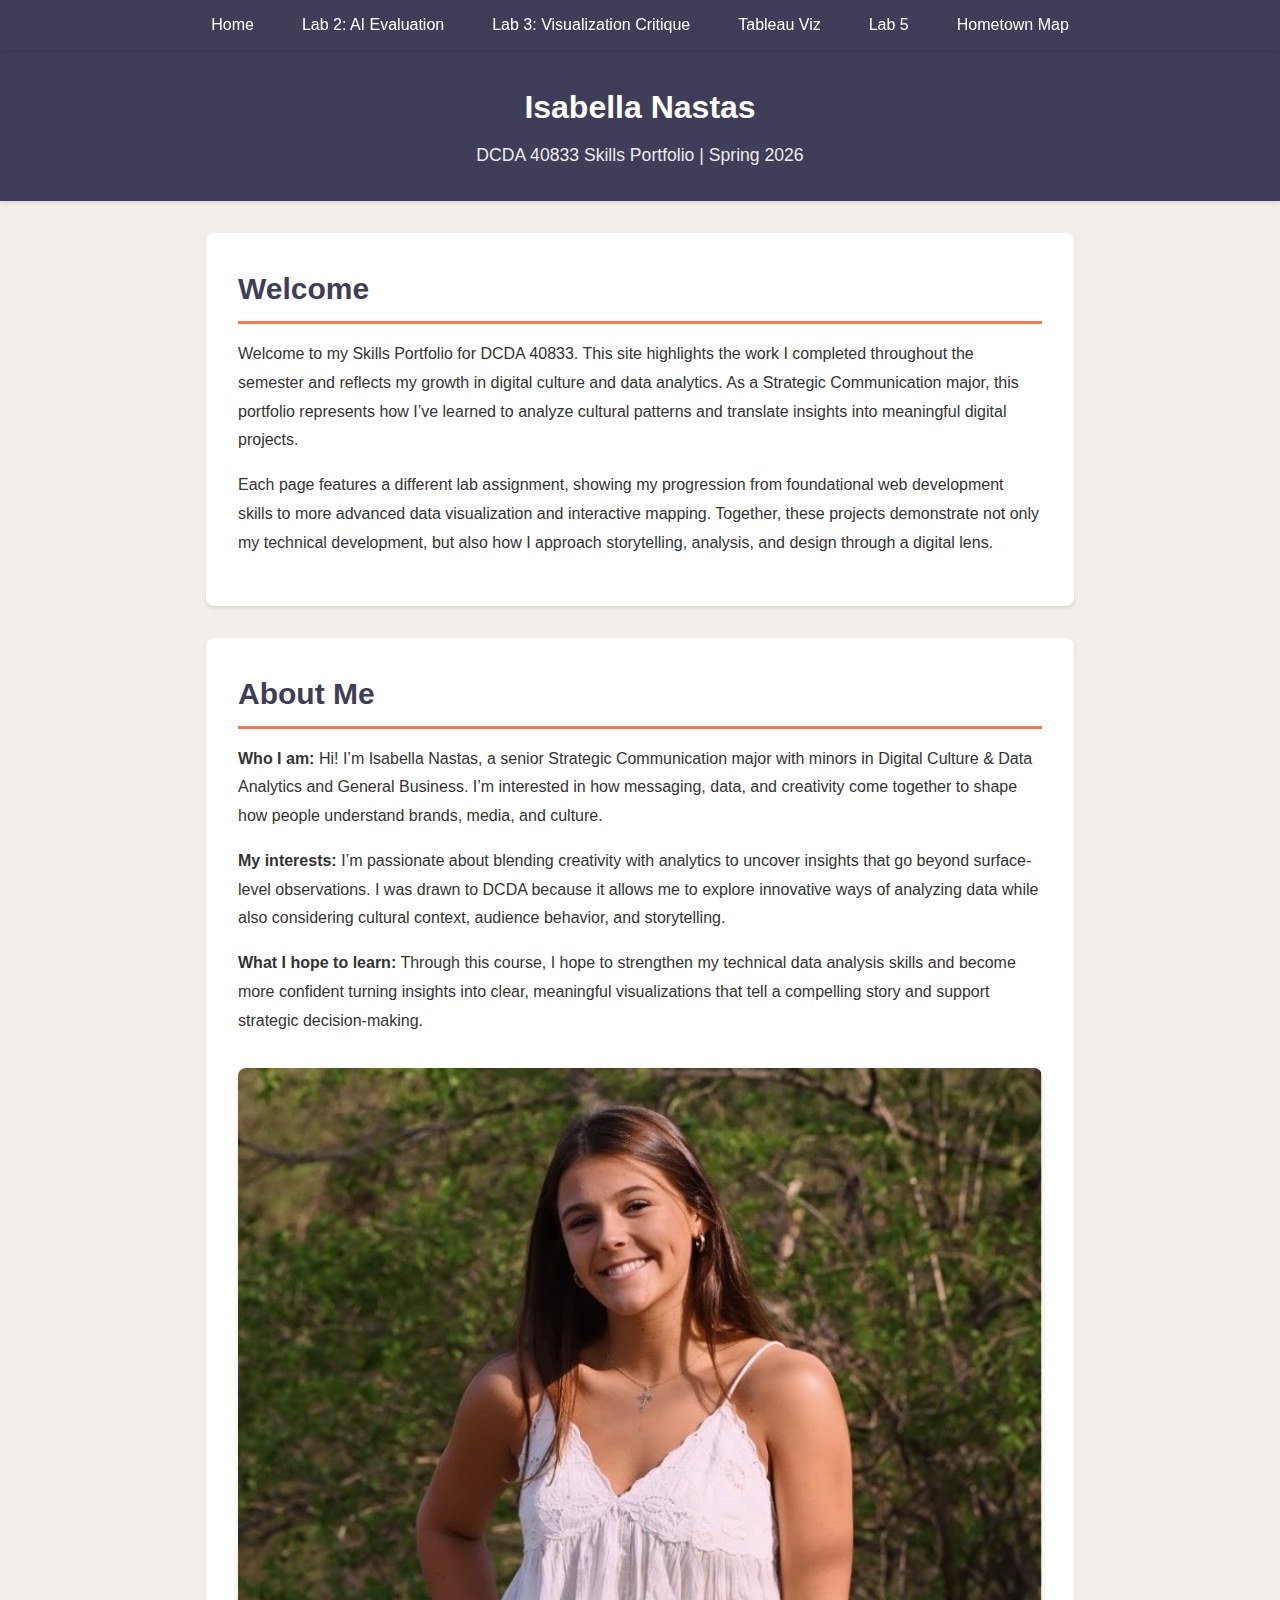
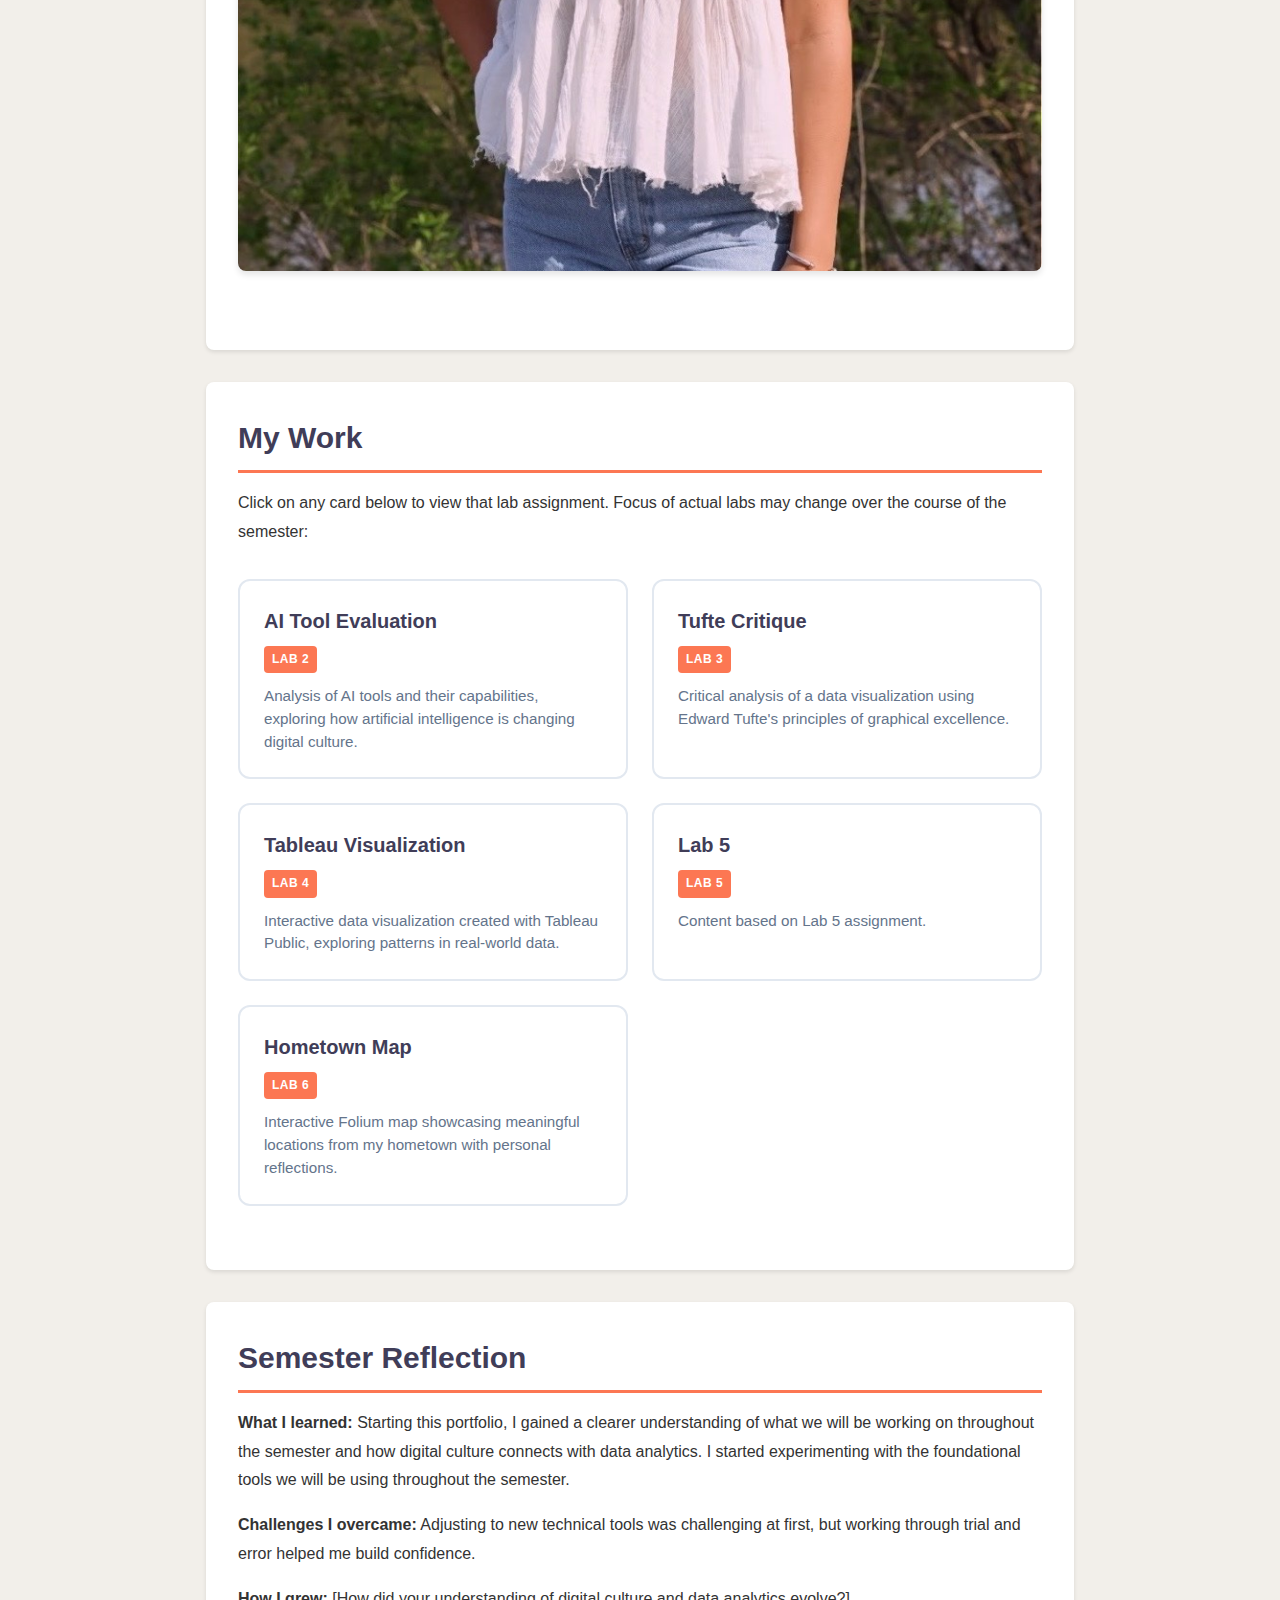
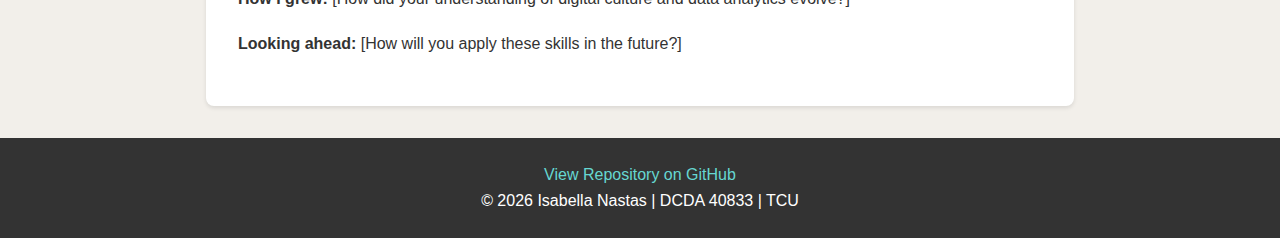
<file: index.html>
<!DOCTYPE html>
<html lang="en">
<head>
    <meta charset="UTF-8">
    <meta name="viewport" content="width=device-width, initial-scale=1.0">
    <meta name="description" content="Skills Portfolio showcasing work from DCDA 40833">
    <meta name="author" content="Your Name">
    <title>Isabella Nastas | DCDA 40833 Skills Portfolio</title>
    <link rel="stylesheet" href="css/styles.css">
</head>
<body>
    <!-- Navigation: Links to all portfolio pages -->
    <nav>
        <ul>
            <li><a href="index.html">Home</a></li>
            <li><a href="lab02.html">Lab 2: AI Evaluation</a></li>
            <li><a href="lab03.html">Lab 3: Visualization Critique</a></li>
            <li><a href="tableau-visualization.html">Tableau Viz</a></li>
            <li><a href="lab5.html">Lab 5</a></li>
            <li><a href="hometown-map.html">Hometown Map</a></li>
        </ul>
    </nav>

     <!-- I choose these colors using a palette developed on Coolers. I think these colors look nice together and don't distract from the content of the website. -->

    <!-- Header: Your name and course info -->
    <header>
        <h1>Isabella Nastas</h1>
        <p>DCDA 40833 Skills Portfolio | Spring 2026</p>
    </header>

    <main>
        <!-- Welcome Section: Brief introduction to your portfolio -->
        <section id="welcome">
            <h2>Welcome</h2>
            <!-- TODO: Write a brief introduction (2-3 sentences) about your portfolio -->
            <p>Welcome to my Skills Portfolio for DCDA 40833. This site highlights the work I completed throughout the semester and reflects my growth in digital culture and data analytics. As a Strategic Communication major, this portfolio represents how I’ve learned to analyze cultural patterns and translate insights into meaningful digital projects.</p>
            <p>Each page features a different lab assignment, showing my progression from foundational web development skills to more advanced data visualization and interactive mapping. Together, these projects demonstrate not only my technical development, but also how I approach storytelling, analysis, and design through a digital lens.</p>
        </section>

         <!-- Keeping the provided welcome message but adding more and personalizing it. This section gives a brief overview of the content on the website and welcomes people who may be viewing.  -->

         <!-- I am excited about developing this portfolio because I think it will be a good tool to submit with job applications not only to show the projects I have worked on but my knowledge of HTML. -->

        <!-- About Section: Tell visitors about yourself -->
        <section id="about">
            <h2>About Me</h2>
            <!-- TODO: Replace this placeholder content with information about yourself -->
            <p><strong>Who I am:</strong> Hi! I’m Isabella Nastas, a senior Strategic Communication major with minors in Digital Culture & Data Analytics and General Business. I’m interested in how messaging, data, and creativity come together to shape how people understand brands, media, and culture.</p>
            <p><strong>My interests:</strong> I’m passionate about blending creativity with analytics to uncover insights that go beyond surface-level observations. I was drawn to DCDA because it allows me to explore innovative ways of analyzing data while also considering cultural context, audience behavior, and storytelling.</p>
            <p><strong>What I hope to learn:</strong> Through this course, I hope to strengthen my technical data analysis skills and become more confident turning insights into clear, meaningful visualizations that tell a compelling story and support strategic decision-making.</p>

            <!-- This section introduces myself as a strat comm major and how I want and hope to use DCDA to my advantage and how I can blend these things together to make myself a more experiences professional. -->
            <!-- Optional: Add a photo of yourself -->

             <!-- I added a temporary photo of myself, but would like to update this to a more professional headshot for this portfolio.  -->
            
            <figure class="viz-container">
                <img src="images/profile.jpg" alt="Isabella Nastas">
            </figure>
    
        </section>

        <!-- Portfolio Section: Links to all lab pages -->
        <section id="portfolio">
            <h2>My Work</h2>
            <p>Click on any card below to view that lab assignment. Focus of actual labs may change over the course of the semester:</p>

            <!-- Portfolio Grid: Cards linking to each lab page -->
            <div class="portfolio-grid">

                <!-- Lab 2: AI Tool Evaluation -->
                <a href="lab02.html" class="portfolio-card">
                    <h3>AI Tool Evaluation</h3>
                    <span class="lab-tag">Lab 2</span>
                    <p>Analysis of AI tools and their capabilities, exploring how artificial intelligence is changing digital culture.</p>
                </a>

                <!-- Lab 3: Tufte Critique -->
                <a href="lab03.html" class="portfolio-card">
                    <h3>Tufte Critique</h3>
                    <span class="lab-tag">Lab 3</span>
                    <p>Critical analysis of a data visualization using Edward Tufte's principles of graphical excellence.</p>
                </a>

                <!-- Lab 4: Tableau Visualization -->
                <a href="tableau-visualization.html" class="portfolio-card">
                    <h3>Tableau Visualization</h3>
                    <span class="lab-tag">Lab 4</span>
                    <p>Interactive data visualization created with Tableau Public, exploring patterns in real-world data.</p>
                </a>

                <!-- Lab 5: TBD -->
                <a href="lab5.html" class="portfolio-card">
                    <h3>Lab 5</h3>
                    <span class="lab-tag">Lab 5</span>
                    <p>Content based on Lab 5 assignment.</p>
                </a>

                <!-- Lab 6: Hometown Map -->
                <a href="hometown-map.html" class="portfolio-card">
                    <h3>Hometown Map</h3>
                    <span class="lab-tag">Lab 6</span>
                    <p>Interactive Folium map showcasing meaningful locations from my hometown with personal reflections.</p>
                </a>

            </div>
        </section>

        <!-- Reflection Section: Optional semester reflection -->
        <section id="reflection">
            <h2>Semester Reflection</h2>
            <!-- TODO: After completing all labs, write a reflection on your growth -->
            <p><strong>What I learned:</strong> Starting this portfolio, I gained a clearer understanding of what we will be working on throughout the semester and how digital culture connects with data analytics. I started experimenting with the foundational tools we will be using throughout the semester. </p>
            <p><strong>Challenges I overcame:</strong> Adjusting to new technical tools was challenging at first, but working through trial and error helped me build confidence. </p>
            <p><strong>How I grew:</strong> [How did your understanding of digital culture and data analytics evolve?]</p>
            <p><strong>Looking ahead:</strong> [How will you apply these skills in the future?]</p>
        </section>
    </main>

    <!-- Footer: Links and copyright -->
    <footer>
        <p><a href="https://github.com/isabellanastas/DCDA40833-portfolio">View Repository on GitHub</a></p>
        <p>&copy; 2026 Isabella Nastas | DCDA 40833 | TCU</p>
    </footer>
</body>
</html>
</file>
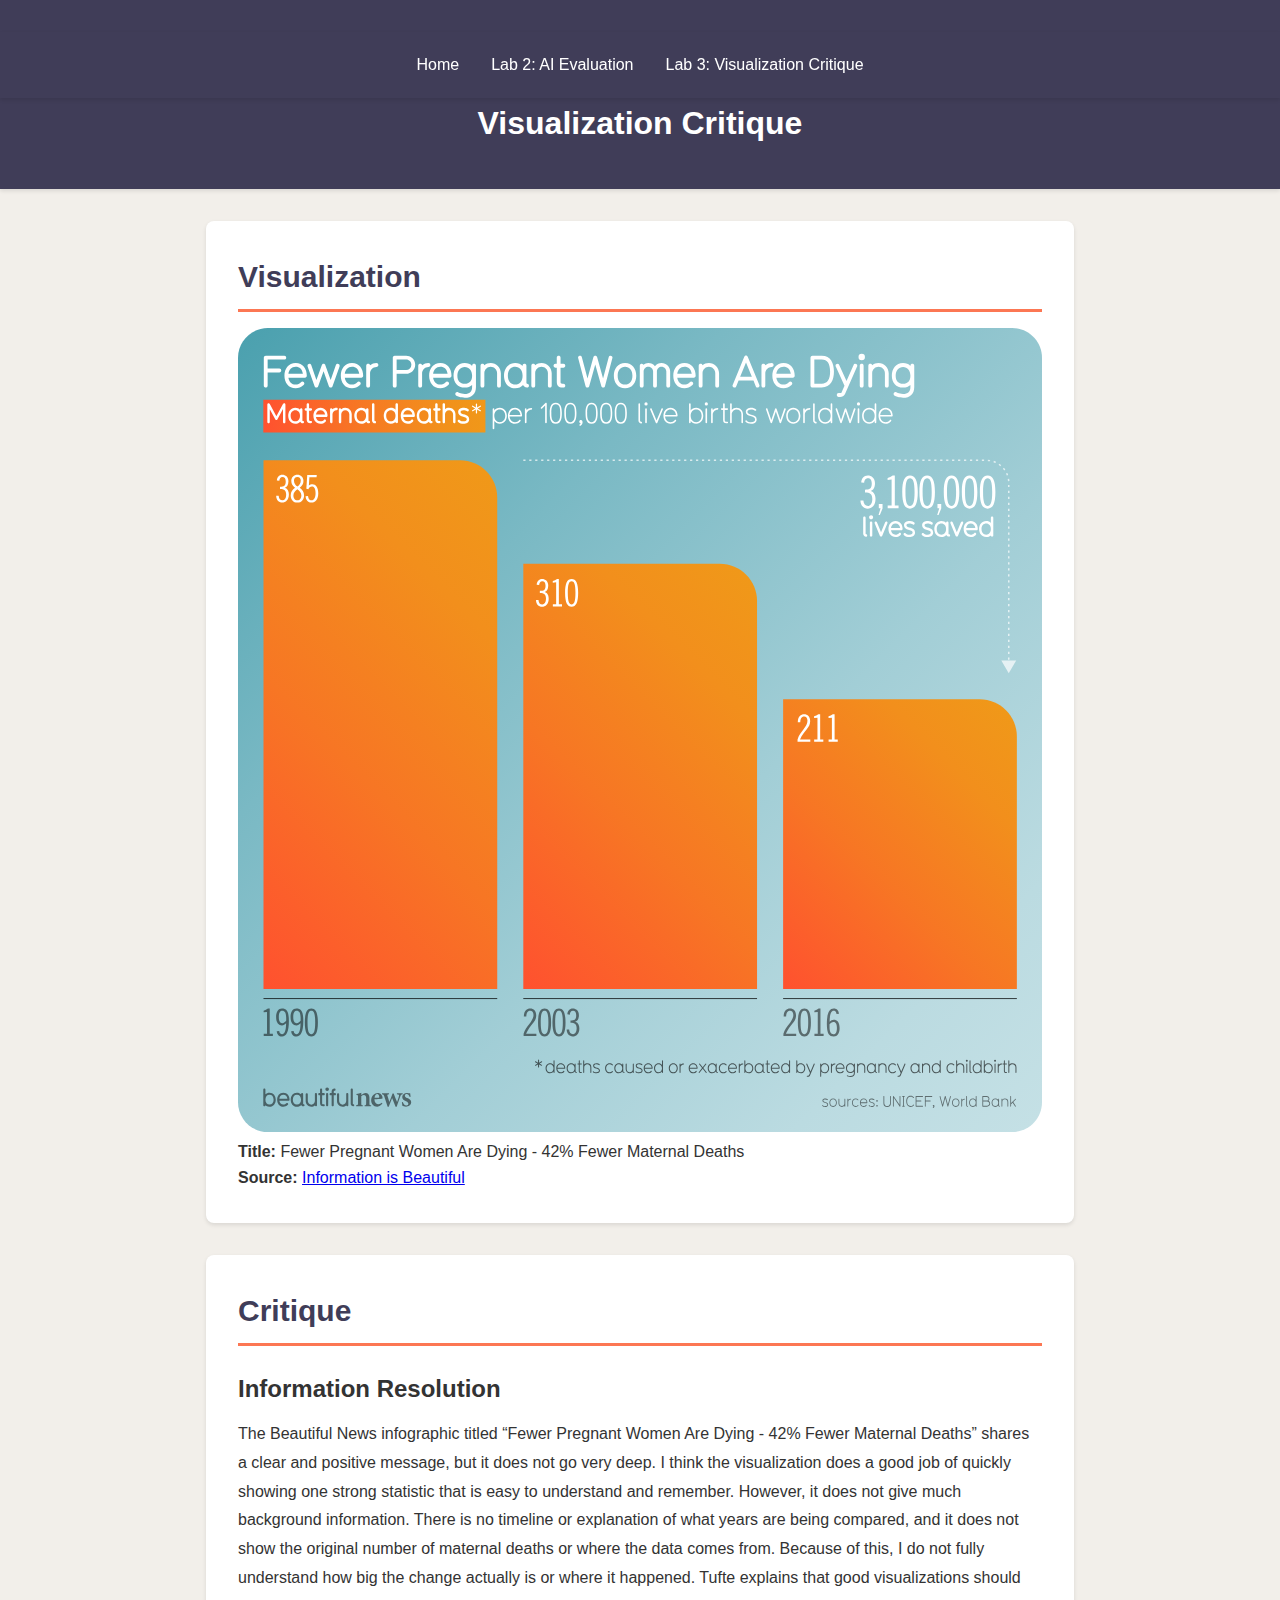
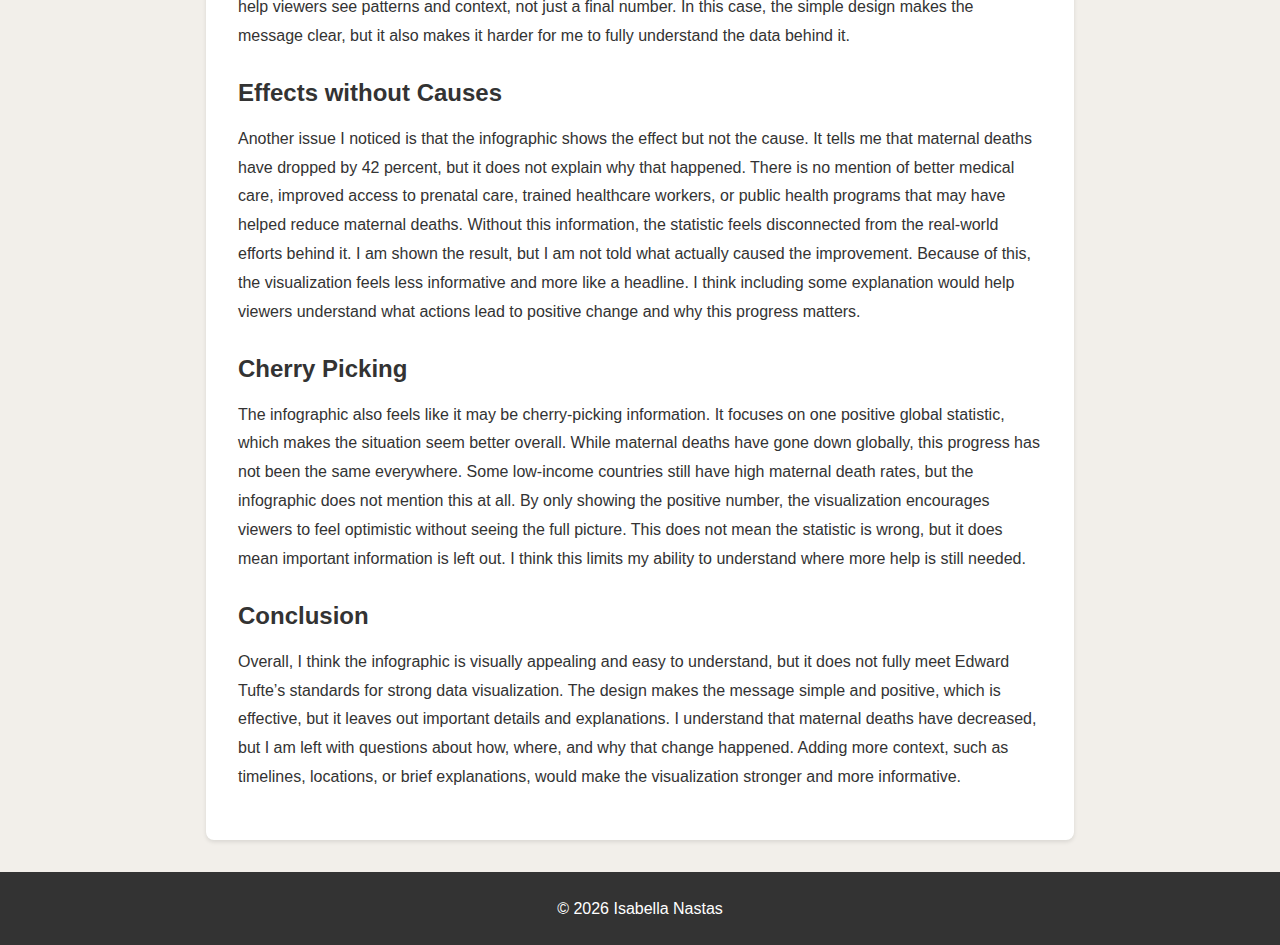
<file: lab03.html>
<!DOCTYPE html>
<html lang="en">
<head>
    <meta charset="UTF-8">
    <meta name="viewport" content="width=device-width, initial-scale=1.0">
    <title>Visualization Critique | Your Name</title>
    <link rel="stylesheet" href="css/styles.css">
</head>
<body>
    <header>
        <nav>
            <a href="index.html">Home</a>
            <a href="lab02.html">Lab 2: AI Evaluation</a>
            <a href="lab03.html" class="active">Lab 3: Visualization Critique</a>
            <!-- Add more lab links as the semester progresses -->
        </nav>
        <h1>Visualization Critique</h1>
    </header>

    <main>
        <section>
            <h2>Visualization</h2>
            <figure>
                <img src="images/infographic.svg" alt="Fewer Pregnant Women Are Dying">
                <figcaption>
                    <strong>Title:</strong> Fewer Pregnant Women Are Dying - 42% Fewer Maternal Deaths<br>
                    <strong>Source:</strong> <a href="https://informationisbeautiful.net/beautifulnews/42-fewer-maternal-deaths/" target="_blank">Information is Beautiful</a>
                </figcaption>
            </figure>
        </section>

        <section>
            <h2>Critique</h2>
            
            <h3>Information Resolution</h3>
            <p>The Beautiful News infographic titled “Fewer Pregnant Women Are Dying - 42% Fewer Maternal Deaths” shares a clear and positive message, but it does not go very deep. I think the visualization does a good job of quickly showing one strong statistic that is easy to understand and remember. However, it does not give much background information. There is no timeline or explanation of what years are being compared, and it does not show the original number of maternal deaths or where the data comes from. Because of this, I do not fully understand how big the change actually is or where it happened. Tufte explains that good visualizations should help viewers see patterns and context, not just a final number. In this case, the simple design makes the message clear, but it also makes it harder for me to fully understand the data behind it.</p>

            <h3>Effects without Causes</h3>
            <p>Another issue I noticed is that the infographic shows the effect but not the cause. It tells me that maternal deaths have dropped by 42 percent, but it does not explain why that happened. There is no mention of better medical care, improved access to prenatal care, trained healthcare workers, or public health programs that may have helped reduce maternal deaths. Without this information, the statistic feels disconnected from the real-world efforts behind it. I am shown the result, but I am not told what actually caused the improvement. Because of this, the visualization feels less informative and more like a headline. I think including some explanation would help viewers understand what actions lead to positive change and why this progress matters.</p>

            <h3>Cherry Picking</h3>
            <p>The infographic also feels like it may be cherry-picking information. It focuses on one positive global statistic, which makes the situation seem better overall. While maternal deaths have gone down globally, this progress has not been the same everywhere. Some low-income countries still have high maternal death rates, but the infographic does not mention this at all. By only showing the positive number, the visualization encourages viewers to feel optimistic without seeing the full picture. This does not mean the statistic is wrong, but it does mean important information is left out. I think this limits my ability to understand where more help is still needed.</p>

            <h3>Conclusion</h3>
            <p>Overall, I think the infographic is visually appealing and easy to understand, but it does not fully meet Edward Tufte’s standards for strong data visualization. The design makes the message simple and positive, which is effective, but it leaves out important details and explanations. I understand that maternal deaths have decreased, but I am left with questions about how, where, and why that change happened. Adding more context, such as timelines, locations, or brief explanations, would make the visualization stronger and more informative.</p>
        </section>
    </main>

    <footer>
        <p>© 2026 Isabella Nastas</p>
    </footer>
</body>
</html>
</file>
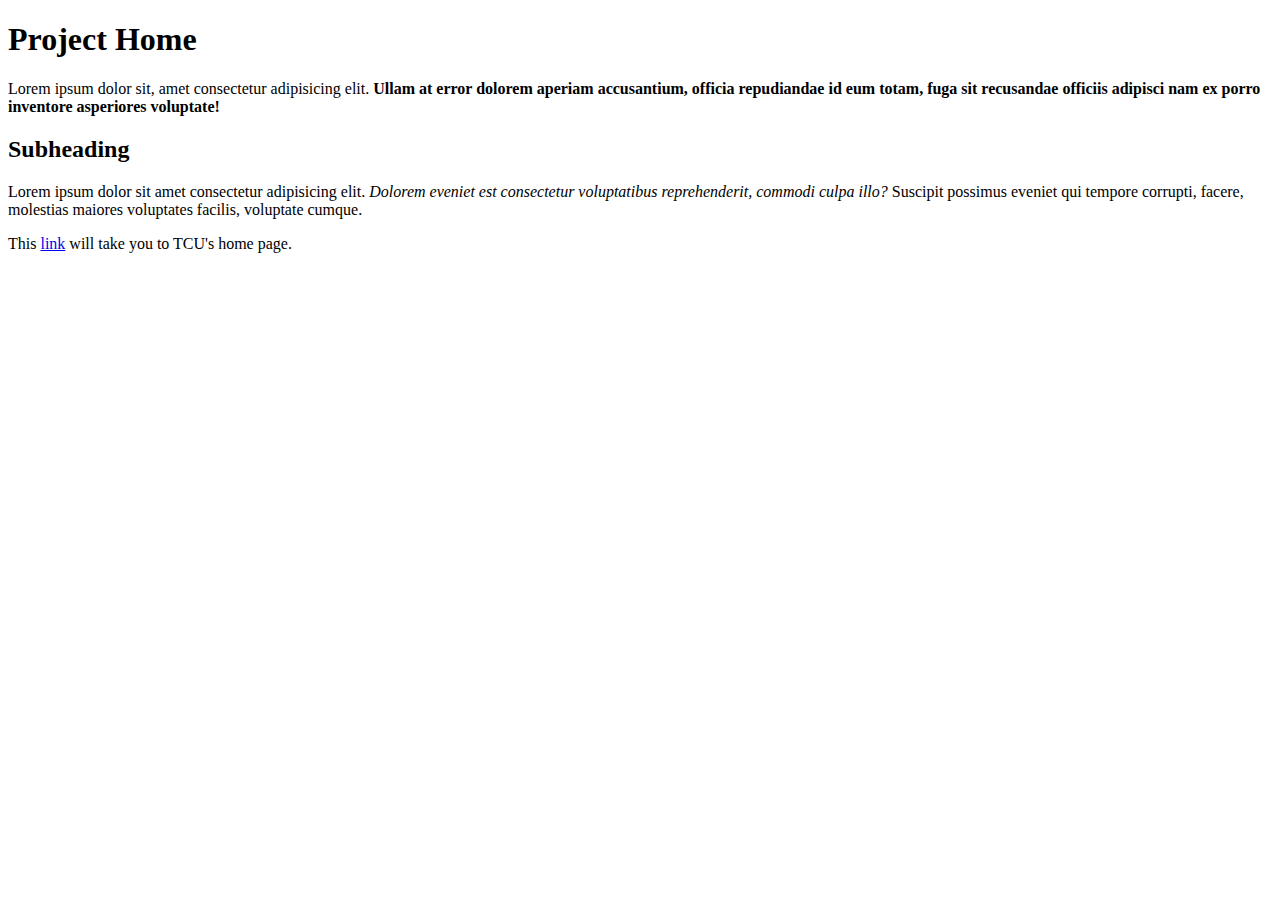
<file: sandbox.html>
<!DOCTYPE html>
<html lang="en">

<head>
    <meta charset="UTF-8">
    <meta name="viewport" content="width=device-width, initial-scale=1.0">

    <title>Document</title>

</head>

<body>

    <h1>Project Home</h1>

    <p>Lorem ipsum dolor sit, amet consectetur adipisicing elit. <strong>Ullam at error dolorem aperiam accusantium, officia repudiandae id eum totam, fuga sit recusandae officiis adipisci nam ex porro inventore asperiores voluptate!</strong></p>
  
    <h2>Subheading</h2>

    <p>Lorem ipsum dolor sit amet consectetur adipisicing elit. <em>Dolorem eveniet est consectetur voluptatibus reprehenderit, commodi culpa illo? </em>Suscipit possimus eveniet qui tempore corrupti, facere, molestias maiores voluptates facilis, voluptate cumque.</p>

    <p>This <a href="https://www.tcu.edu">link</a> will take you to TCU's home page.</p>

</body>


</html>
</file>
<file: css/styles.css>
/* =========================
   DCDA 40833 Skills Portfolio Template
   CSS Stylesheet for Student Portfolios
   ========================= */

/* =========================
   CSS Variables (Color Scheme)
   ========================= */
:root {
    --primary-color: #403d58;      /* TCU Purple */
    --secondary-color: #fc7753;    /* Light Purple */
    --accent-color: #66d7d1;       /* Gold accent */
    --text-color: #333;            /* Dark gray for text */
    --text-secondary: #64748b;     /* Lighter gray for captions */
    --bg-color: #f2efea;           /* Light background */
    --white: #ffffff;
}

/* =========================
   Basic Reset & Typography
   ========================= */
* {
    margin: 0;
    padding: 0;
    box-sizing: border-box;
}

html {
    scroll-behavior: smooth;       /* Smooth scrolling for anchor links */
}

body {
    font-family: -apple-system, BlinkMacSystemFont, 'Segoe UI', 'Roboto', 'Helvetica Neue', Arial, sans-serif;
    line-height: 1.6;
    color: var(--text-color);
    background-color: var(--bg-color);
}

/* =========================
   Header & Navigation
   ========================= */
/* Style semantic tags directly - no classes needed! */
header {
    background-color: var(--primary-color);
    color: white;
    padding: 2rem 0;
    text-align: center;
    box-shadow: 0 2px 4px rgba(0, 0, 0, 0.1);
}

header h1 {
    color: white;
    margin: 0 0 0.5rem 0;
    font-size: 2rem;
}

header p {
    margin: 0;
    opacity: 0.9;
    font-size: 1.1rem;
}

nav {
    background-color: #403d58;
    padding: 0.75rem;
    display: flex;              /* Make nav a flex container */
    justify-content: center;    /* Center the ul inside nav */
    position: sticky;           /* Stick to top when scrolling */
    top: 0;
    z-index: 100;
    box-shadow: 0 2px 4px rgba(0, 0, 0, 0.1);
}

/* Style the navigation list */
nav ul {
    list-style: none;           /* Remove bullets */
    padding: 0;                 /* Remove default padding */
    margin: 0;                  /* Remove default margin */
    display: flex;              /* Arrange items horizontally */
    flex-direction: row;        /* Explicit: horizontal on desktop */
    justify-content: center;    /* Center the items */
    gap: 1rem;                  /* Space between items */
    flex-wrap: wrap;            /* Wrap on small screens */
}

nav li {
    list-style: none;           /* Extra insurance - remove bullets */
}

nav a {
    color: white;
    text-decoration: none;
    padding: 0.5rem 1rem;
    transition: background-color 0.3s ease;
    border-radius: 4px;
}

nav a:hover {
    background-color: var(--primary-color);
}

/* =========================
   Main Content
   ========================= */
/* Style main semantic tag directly */
main {
    max-width: 900px;          /* Don't get too wide */
    margin: 2rem auto;         /* Center horizontally */
    padding: 0 1rem;           /* Space on sides for mobile */
}

/* All sections inside main get consistent styling */
main section {
    background-color: white;
    padding: 2rem;
    margin-bottom: 2rem;       /* Space between sections */
    border-radius: 8px;        /* Rounded corners */
    box-shadow: 0 2px 4px rgba(0, 0, 0, 0.1);
}

/* Style h2 headings inside sections */
main section h2 {
    color: var(--primary-color);
    border-bottom: 3px solid var(--secondary-color);
    padding-bottom: 0.5rem;
    margin-bottom: 1rem;
    font-size: 1.875rem;
}

main section h3 {
    color: var(--text-color);
    margin-top: 1.5rem;
    margin-bottom: 0.75rem;
    font-size: 1.5rem;
}

/* Paragraphs inside sections */
main section p {
    margin-bottom: 1rem;
    line-height: 1.8;
}

/* Lists inside sections */
main section ul,
main section ol {
    margin: 1rem 0 1rem 2rem;
    line-height: 1.8;
}

main section li {
    margin-bottom: 0.5rem;
}

/* =========================
   Data Visualizations
   ========================= */
/* Container for charts and images */
.viz-container {
    margin: 2rem 0;
    text-align: center;
}

.viz-container img {
    max-width: 100%;           /* Responsive: never wider than container */
    height: auto;              /* Maintain aspect ratio */
    border-radius: 8px;
    box-shadow: 0 4px 6px rgba(0, 0, 0, 0.1);
    margin-bottom: 0.5rem;
}

/* Figure captions */
.viz-container figcaption {
    font-style: italic;
    color: var(--text-secondary);
    font-size: 0.9rem;
    margin-top: 0.5rem;
}

/* Grid layout for multiple visualizations */
.viz-grid {
    display: grid;
    grid-template-columns: repeat(auto-fit, minmax(300px, 1fr));
    gap: 1.5rem;
    margin: 2rem 0;
}

/* =========================
   Code Blocks
   ========================= */
/* Improve pre/code styling for Python code */
pre {
    background: #2d2d2d;          /* Dark background */
    color: #f8f8f2;               /* Light text */
    border: none;
    border-radius: 8px;
    padding: 1.5rem;
    overflow-x: auto;
    margin: 1.5rem 0;
    font-size: 0.9rem;
    line-height: 1.5;
}

code {
    font-family: 'SF Mono', Monaco, 'Cascadia Code', 'Roboto Mono', Consolas, 'Courier New', monospace;
}

/* Inline code (inside paragraphs) */
p code, li code {
    background: #f4f4f4;
    color: #c7254e;
    padding: 0.2rem 0.4rem;
    border-radius: 3px;
    font-size: 0.9em;
}

/* Code block titles */
.code-title {
    background: #1e1e1e;
    color: #9cdcfe;
    padding: 0.5rem 1rem;
    border-radius: 8px 8px 0 0;
    font-family: monospace;
    font-size: 0.85rem;
    margin-bottom: -0.5rem;
}

.code-title + pre {
    border-radius: 0 0 8px 8px;
    margin-top: 0;
}

/* =========================
   Data Tables
   ========================= */
table {
    width: 100%;
    border-collapse: collapse;
    margin: 1.5rem 0;
    background: white;
}

th, td {
    padding: 0.75rem 1rem;
    text-align: left;
    border: 1px solid #e2e8f0;
}

th {
    background: var(--primary-color);
    color: white;
    font-weight: 600;
}

tr:nth-child(even) {
    background: #f8f9fa;
}

.results-table {
    font-size: 0.95rem;
    margin: 1.5rem auto;
    max-width: 700px;
}

.results-table td {
    text-align: center;
}

.results-table td:first-child {
    text-align: left;
    font-weight: 500;
}

/* Highlight key rows */
.results-table tr.highlight {
    background: #fff3cd;
    font-weight: bold;
}

/* =========================
   Framework Connections
   ========================= */
.framework-callout {
    background: linear-gradient(135deg, #f0e7f8, #e9d5ff);
    border-left: 5px solid var(--secondary-color);
    border-radius: 8px;
    padding: 1.5rem;
    margin: 2rem 0;
}

.framework-callout h3 {
    color: var(--primary-color);
    margin-top: 0;
}

.framework-callout strong {
    color: var(--secondary-color);
}

/* =========================
   Portfolio Cards
   ========================= */
/* Grid layout for portfolio cards on home page */
.portfolio-grid {
    display: grid;
    grid-template-columns: repeat(auto-fit, minmax(280px, 1fr));
    gap: 1.5rem;
    margin: 2rem 0;
}

/* Individual portfolio card styling */
.portfolio-card {
    display: block;
    background: white;
    border: 2px solid #e2e8f0;
    border-radius: 12px;
    padding: 1.5rem;
    text-decoration: none;
    color: var(--text-color);
    transition: all 0.3s ease;
    position: relative;
}

.portfolio-card:hover {
    border-color: var(--primary-color);
    box-shadow: 0 8px 16px rgba(77, 25, 121, 0.15);
    transform: translateY(-4px);
}

.portfolio-card h3 {
    color: var(--primary-color);
    margin: 0 0 0.5rem 0;
    font-size: 1.25rem;
}

.portfolio-card p {
    color: var(--text-secondary);
    font-size: 0.95rem;
    margin: 0.75rem 0 0 0;
    line-height: 1.5;
}

/* Lab tag badge on portfolio cards */
.lab-tag {
    display: inline-block;
    background: var(--secondary-color);
    color: white;
    font-size: 0.75rem;
    font-weight: 600;
    padding: 0.25rem 0.5rem;
    border-radius: 4px;
    text-transform: uppercase;
    letter-spacing: 0.5px;
}

/* =========================
   Footer (semantic tag)
   ========================= */
footer {
    background-color: #333;
    color: white;
    text-align: center;
    padding: 1.5rem;
    margin-top: 2rem;
}

footer a {
    color: var(--accent-color);
    text-decoration: none;
}

footer a:hover {
    text-decoration: underline;
}

/* =========================
   Responsive Design (Mobile)
   ========================= */
@media (max-width: 768px) {
    header h1 {
        font-size: 1.5rem;     /* Smaller on mobile */
    }

    nav {
        font-size: 0.9rem;
    }

    /* Stack navigation vertically on mobile */
    nav ul {
        flex-direction: column;  /* Change from row to column */
        align-items: center;     /* Center the stacked items */
    }

    nav a {
        display: block;          /* Full width for easier tapping */
        width: 100%;
        text-align: center;
    }

    main section {
        padding: 1rem;         /* Less padding on mobile */
    }

    .viz-grid {
        grid-template-columns: 1fr;  /* Single column on mobile */
    }
}

/* =========================
   Print Styles (Optional)
   ========================= */
@media print {
    nav {
        display: none;
    }

    main section {
        box-shadow: none;
        page-break-inside: avoid;
    }
}
</file>
